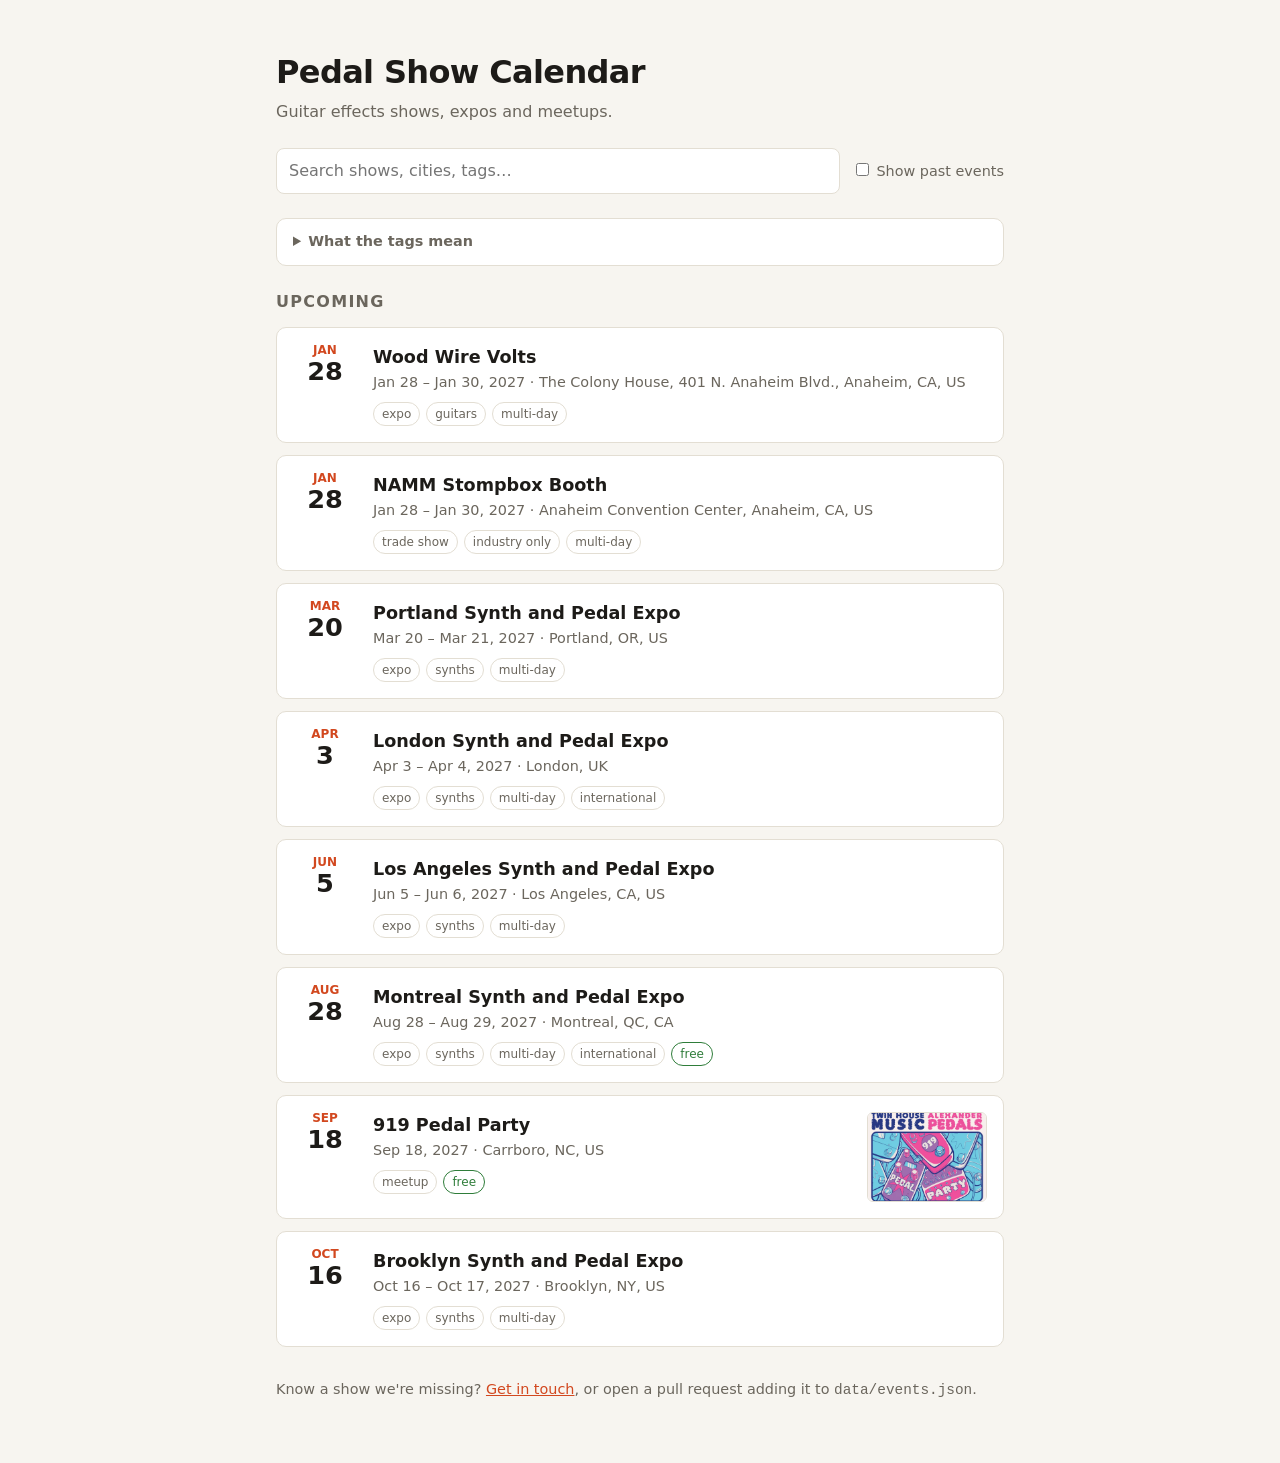
<file: index.html>
<!doctype html>
<html lang="en">
<head>
  <meta charset="utf-8">
  <meta name="viewport" content="width=device-width, initial-scale=1">
  <title>Pedal Show Calendar</title>
  <meta name="description" content="Upcoming guitar effects pedal shows, expos and meetups.">
  <link rel="stylesheet" href="styles.css?v=4">
</head>
<body>
  <header class="site-header">
    <h1>Pedal Show Calendar</h1>
    <p class="tagline">Guitar effects shows, expos and meetups.</p>
  </header>

  <main>
    <div class="controls">
      <input id="search" type="search" placeholder="Search shows, cities, tags…" aria-label="Search shows">
      <label class="toggle">
        <input id="show-past" type="checkbox"> Show past events
      </label>
    </div>

    <details class="legend">
      <summary>What the tags mean</summary>
      <div class="legend-groups">
        <div>
          <h3>Type of event</h3>
          <dl>
            <dt><button type="button" data-tag="expo">expo</button></dt>
            <dd>Larger show that covers more than pedals, such as synths, guitars or amps, with many exhibitors to try gear from.</dd>
            <dt><button type="button" data-tag="meetup">meetup</button></dt>
            <dd>Smaller local get-together of builders and players, often at a bar or brewery.</dd>
            <dt><button type="button" data-tag="shop event">shop event</button></dt>
            <dd>Hosted by a music store, with builder demos on site.</dd>
            <dt><button type="button" data-tag="trade show">trade show</button></dt>
            <dd>Industry event for dealers, press and builders.</dd>
          </dl>
        </div>
        <div>
          <h3>Good to know</h3>
          <dl>
            <dt><button type="button" data-tag="free">free</button></dt>
            <dd>No admission charge. Shows without this tag charge for entry.</dd>
            <dt><button type="button" data-tag="industry only">industry only</button></dt>
            <dd>Not open to the public. You need a trade badge, such as a NAMM badge, to get in.</dd>
            <dt><button type="button" data-tag="synths">synths</button></dt>
            <dd>Synths and modular gear as well as pedals.</dd>
            <dt><button type="button" data-tag="guitars">guitars</button></dt>
            <dd>Guitars and amps as well as pedals.</dd>
            <dt><button type="button" data-tag="workshops">workshops</button></dt>
            <dd>Hands-on sessions, such as DIY builds. Workshops may charge a fee even when the main event is free.</dd>
            <dt><button type="button" data-tag="21+">21+</button></dt>
            <dd>Adults only. Shows without this tag are all ages.</dd>
            <dt><button type="button" data-tag="multi-day">multi-day</button></dt>
            <dd>Runs for more than one day.</dd>
            <dt><button type="button" data-tag="international">international</button></dt>
            <dd>Held outside the US.</dd>
          </dl>
        </div>
      </div>
      <p class="legend-hint">Tap a tag to show only those events.</p>
    </details>

    <section id="upcoming" aria-labelledby="upcoming-heading">
      <h2 id="upcoming-heading">Upcoming</h2>
      <ol class="event-list" id="upcoming-list"></ol>
    </section>

    <section id="past" aria-labelledby="past-heading" hidden>
      <h2 id="past-heading">Past</h2>
      <ol class="event-list" id="past-list"></ol>
    </section>
  </main>

  <footer class="site-footer">
    <p>Know a show we're missing? <a href="contact.html">Get in touch</a>, or open a pull request adding it to <code>data/events.json</code>.</p>
  </footer>

  <script src="app.js?v=4" type="module"></script>
</body>
</html>
</file>
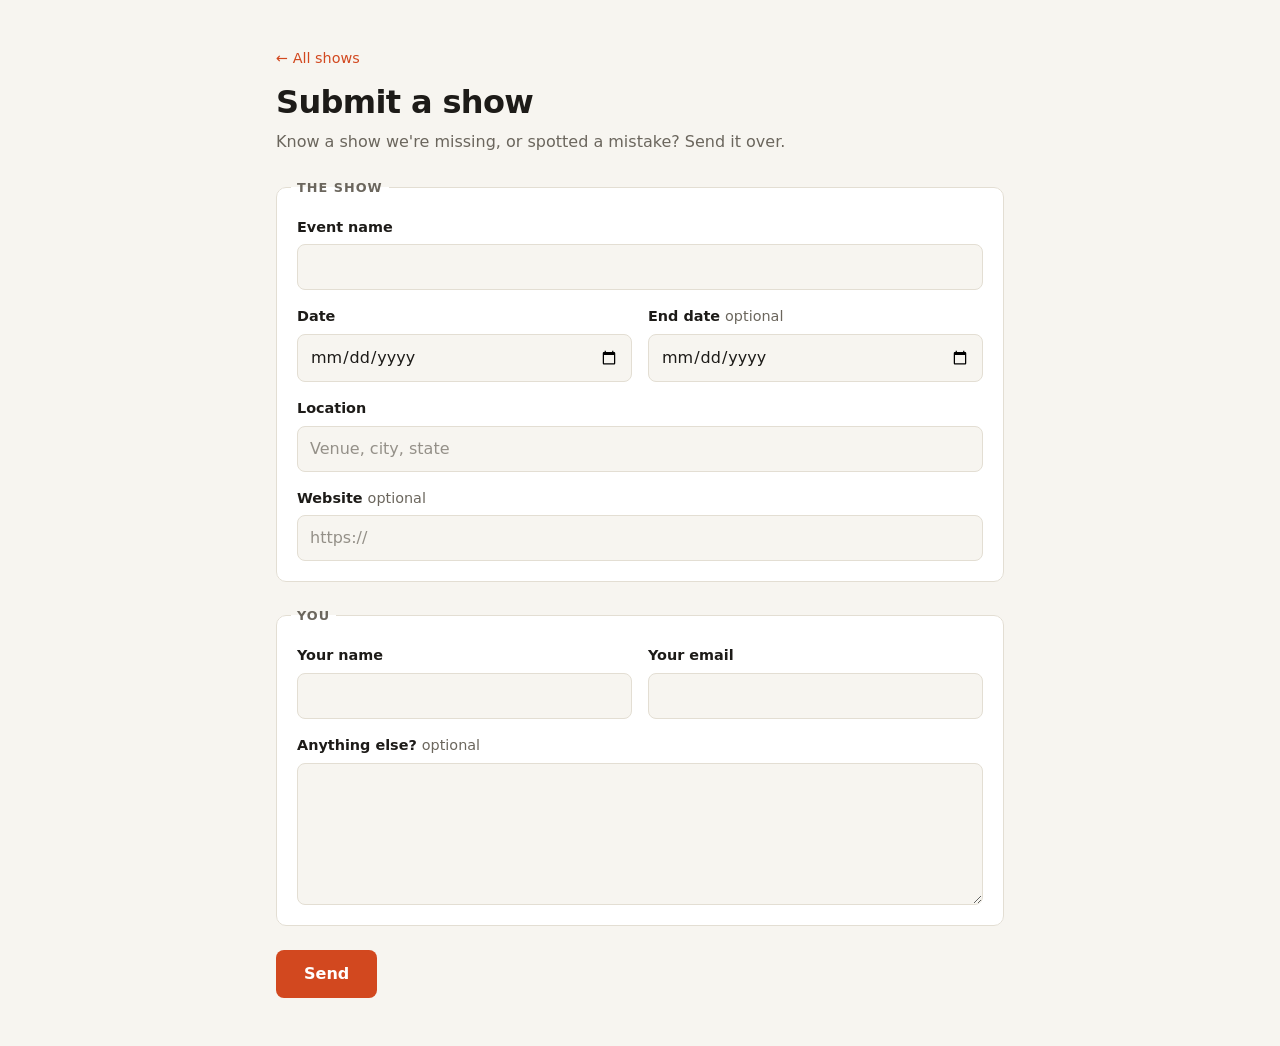
<file: contact.html>
<!doctype html>
<html lang="en">
<head>
  <meta charset="utf-8">
  <meta name="viewport" content="width=device-width, initial-scale=1">
  <title>Submit a Show · Pedal Show Calendar</title>
  <meta name="description" content="Send a pedal show listing or correction to Pedal Show Calendar.">
  <link rel="stylesheet" href="styles.css?v=4">
</head>
<body>
  <header class="site-header">
    <p class="back"><a href="./">← All shows</a></p>
    <h1>Submit a show</h1>
    <p class="tagline">Know a show we're missing, or spotted a mistake? Send it over.</p>
  </header>

  <main>
    <!-- Messages are relayed by FormSubmit (formsubmit.co). Spam is screened by
         FormSubmit's filter plus the honeypot and timing checks in the script below. -->
    <form class="contact-form" id="contact-form" novalidate>
      <!-- Honeypot: hidden from people, bots fill it in and get discarded. -->
      <div class="honeypot" aria-hidden="true">
        <label>Leave this empty <input type="text" name="_honey" tabindex="-1" autocomplete="off"></label>
      </div>

      <fieldset>
        <legend>The show</legend>

        <div class="field">
          <label for="event-name">Event name</label>
          <input id="event-name" name="event_name" type="text" required maxlength="150">
        </div>

        <div class="field-row">
          <div class="field">
            <label for="event-start">Date</label>
            <input id="event-start" name="event_start" type="date" required>
          </div>
          <div class="field">
            <label for="event-end">End date <span class="optional">optional</span></label>
            <input id="event-end" name="event_end" type="date">
          </div>
        </div>

        <div class="field">
          <label for="event-location">Location</label>
          <input id="event-location" name="event_location" type="text" required maxlength="200"
            placeholder="Venue, city, state">
        </div>

        <div class="field">
          <label for="event-url">Website <span class="optional">optional</span></label>
          <input id="event-url" name="event_url" type="url" maxlength="300" placeholder="https://">
        </div>
      </fieldset>

      <fieldset>
        <legend>You</legend>

        <div class="field-row">
          <div class="field">
            <label for="name">Your name</label>
            <input id="name" name="name" type="text" required maxlength="100" autocomplete="name">
          </div>
          <div class="field">
            <label for="email">Your email</label>
            <input id="email" name="email" type="email" required maxlength="200" autocomplete="email">
          </div>
        </div>

        <div class="field">
          <label for="message">Anything else? <span class="optional">optional</span></label>
          <textarea id="message" name="message" rows="5" maxlength="5000"></textarea>
        </div>
      </fieldset>

      <div class="form-actions">
        <button type="submit" id="submit">Send</button>
        <p class="form-status" id="form-status" role="status" aria-live="polite"></p>
      </div>
    </form>
  </main>

  <script>
    const ENDPOINT = "https://formsubmit.co/ajax/ef03be3e642e9558048b4db071c0c7f4";
    const form = document.getElementById("contact-form");
    const status = document.getElementById("form-status");
    const button = document.getElementById("submit");
    const loadedAt = Date.now();

    function setStatus(text, kind) {
      status.textContent = text;
      status.dataset.kind = kind || "";
    }

    form.addEventListener("submit", async (e) => {
      e.preventDefault();

      if (!form.checkValidity()) {
        form.classList.add("show-errors");
        form.querySelector("input:invalid, textarea:invalid").focus();
        setStatus("Please fill in the highlighted fields.", "error");
        return;
      }

      const data = Object.fromEntries(new FormData(form));

      // Bots fill the hidden field or submit instantly; pretend it worked and drop it.
      if (data._honey || Date.now() - loadedAt < 3000) {
        form.reset();
        setStatus("Thanks — your submission was sent.", "ok");
        return;
      }
      delete data._honey;

      data._subject = `Show submission: ${data.event_name}`;
      data._template = "table";
      data._replyto = data.email;

      button.disabled = true;
      setStatus("Sending…");

      try {
        const res = await fetch(ENDPOINT, {
          method: "POST",
          headers: { "Content-Type": "application/json", Accept: "application/json" },
          body: JSON.stringify(data)
        });
        const body = await res.json().catch(() => ({}));
        if (!res.ok || String(body.success) !== "true") {
          throw new Error(body.message || `Server returned ${res.status}`);
        }
        form.reset();
        form.classList.remove("show-errors");
        setStatus("Thanks — your submission was sent.", "ok");
      } catch (err) {
        setStatus(`Couldn't send: ${err.message}`, "error");
      } finally {
        button.disabled = false;
      }
    });
  </script>
</body>
</html>
</file>
<file: styles.css>
:root {
  --bg: #f7f5f0;
  --surface: #ffffff;
  --text: #1d1b18;
  --muted: #6b665d;
  --accent: #d2481f;
  --on-accent: #ffffff;
  --border: #e3ded3;
  --ok: #2f7d3a;
  --error: #c0262d;
}

@media (prefers-color-scheme: dark) {
  :root {
    --bg: #15140f;
    --surface: #1f1d18;
    --text: #f0ece3;
    --muted: #a39d90;
    --accent: #ff7a4d;
    --on-accent: #15140f;
    --ok: #6fcf7f;
    --error: #ff6b6b;
    --border: #34312a;
  }
}

* { box-sizing: border-box; }

body {
  margin: 0;
  background: var(--bg);
  color: var(--text);
  font: 16px/1.5 system-ui, -apple-system, "Segoe UI", sans-serif;
}

.site-header, main, .site-footer {
  max-width: 760px;
  margin: 0 auto;
  padding: 0 16px;
}

.site-header { padding-top: 48px; }
.site-header h1 { margin: 0; font-size: 2rem; letter-spacing: -0.02em; }
.tagline { margin: 4px 0 24px; color: var(--muted); }

.controls {
  display: flex;
  flex-wrap: wrap;
  gap: 12px;
  align-items: center;
  margin-bottom: 24px;
}

#search {
  flex: 1 1 240px;
  padding: 10px 12px;
  border: 1px solid var(--border);
  border-radius: 8px;
  background: var(--surface);
  color: var(--text);
  font: inherit;
}

.toggle { color: var(--muted); font-size: 0.9rem; }

h2 { font-size: 1rem; text-transform: uppercase; letter-spacing: 0.08em; color: var(--muted); }

.event-list { list-style: none; margin: 0 0 32px; padding: 0; display: grid; gap: 12px; }

.event {
  display: grid;
  grid-template-columns: 64px 1fr;
  gap: 16px;
  padding: 16px;
  background: var(--surface);
  border: 1px solid var(--border);
  border-radius: 10px;
}

.event.has-image { grid-template-columns: 64px 1fr 120px; }

.event-image {
  width: 120px;
  height: 90px;
  object-fit: cover;
  border-radius: 6px;
  border: 1px solid var(--border);
  background: var(--bg);
}

@media (max-width: 520px) {
  .event.has-image { grid-template-columns: 64px 1fr; }
  .event-image { grid-column: 1 / -1; grid-row: 1; width: 100%; height: auto; }
}

.event.past { opacity: 0.6; }

.date-badge { text-align: center; line-height: 1.1; }
.date-badge .month { display: block; font-size: 0.75rem; font-weight: 600; color: var(--accent); text-transform: uppercase; }
.date-badge .day { display: block; font-size: 1.6rem; font-weight: 700; }

.event h3 { margin: 0; font-size: 1.1rem; }
.event h3 a { color: inherit; text-decoration: none; }
.event h3 a:hover { color: var(--accent); }
.event .meta { margin: 2px 0 0; color: var(--muted); font-size: 0.9rem; }

.tags { display: flex; flex-wrap: wrap; gap: 6px; margin: 8px 0 0; padding: 0; list-style: none; }
.tags li { font-size: 0.75rem; padding: 2px 8px; border: 1px solid var(--border); border-radius: 999px; color: var(--muted); }

.tags li.free { border-color: var(--ok); color: var(--ok); }

.legend {
  margin-bottom: 24px;
  padding: 12px 16px;
  background: var(--surface);
  border: 1px solid var(--border);
  border-radius: 10px;
}
.legend summary { cursor: pointer; color: var(--muted); font-size: 0.9rem; font-weight: 600; }
.legend-groups { display: grid; grid-template-columns: 1fr 1fr; gap: 24px; margin-top: 12px; }
@media (max-width: 520px) { .legend-groups { grid-template-columns: 1fr; } }
.legend h3 { margin: 0 0 8px; font-size: 0.8rem; text-transform: uppercase; letter-spacing: 0.08em; color: var(--muted); }
.legend dl { margin: 0; display: grid; gap: 4px; }
.legend dd { margin: 0 0 8px; font-size: 0.85rem; }
.legend dt button {
  font: inherit;
  font-size: 0.75rem;
  padding: 2px 8px;
  border: 1px solid var(--border);
  border-radius: 999px;
  background: none;
  color: var(--muted);
  cursor: pointer;
}
.legend dt button:hover { border-color: var(--accent); color: var(--accent); }
.legend dt button[data-tag="free"] { border-color: var(--ok); color: var(--ok); }
.legend-hint { margin: 4px 0 0; font-size: 0.8rem; color: var(--muted); }

.empty { color: var(--muted); }

.site-footer { padding-bottom: 48px; color: var(--muted); font-size: 0.9rem; }
.site-footer a, .back a { color: var(--accent); }
.back { margin: 0 0 8px; font-size: 0.9rem; }
.back a { text-decoration: none; }

.contact-form { display: grid; gap: 24px; margin-bottom: 48px; }

.contact-form fieldset {
  display: grid;
  gap: 16px;
  margin: 0;
  padding: 20px;
  border: 1px solid var(--border);
  border-radius: 10px;
  background: var(--surface);
  min-width: 0;
}

.contact-form legend {
  padding: 0 6px;
  margin-left: -6px;
  font-size: 0.8rem;
  font-weight: 600;
  text-transform: uppercase;
  letter-spacing: 0.08em;
  color: var(--muted);
}

.field { display: grid; gap: 6px; min-width: 0; }
.field label { font-weight: 600; font-size: 0.9rem; }
.optional { font-weight: 400; color: var(--muted); }

.field-row { display: grid; grid-template-columns: 1fr 1fr; gap: 16px; }
@media (max-width: 520px) { .field-row { grid-template-columns: 1fr; } }

/* Strip Safari's native control styling so fields look the same everywhere. */
.contact-form input,
.contact-form textarea {
  -webkit-appearance: none;
  appearance: none;
  width: 100%;
  min-height: 44px;
  padding: 10px 12px;
  border: 1px solid var(--border);
  border-radius: 8px;
  background: var(--bg);
  color: var(--text);
  font: inherit;
  color-scheme: light dark;
}

.contact-form input::placeholder,
.contact-form textarea::placeholder { color: var(--muted); opacity: 0.7; }

.contact-form input:focus,
.contact-form textarea:focus {
  outline: none;
  border-color: var(--accent);
  box-shadow: 0 0 0 3px color-mix(in srgb, var(--accent) 25%, transparent);
}

.contact-form.show-errors input:invalid,
.contact-form.show-errors textarea:invalid { border-color: var(--error); }

.contact-form textarea { resize: vertical; min-height: 120px; }

.form-actions { display: flex; flex-wrap: wrap; align-items: center; gap: 16px; }

.contact-form button {
  -webkit-appearance: none;
  appearance: none;
  padding: 12px 28px;
  border: 0;
  border-radius: 8px;
  background: var(--accent);
  color: var(--on-accent);
  font: inherit;
  font-weight: 600;
  cursor: pointer;
}

.contact-form button:hover { filter: brightness(1.08); }
.contact-form button:disabled { opacity: 0.6; cursor: progress; }

.form-status { margin: 0; color: var(--muted); }
.form-status[data-kind="ok"] { color: var(--ok); }
.form-status[data-kind="error"] { color: var(--error); }

.honeypot { position: absolute; left: -9999px; width: 1px; height: 1px; overflow: hidden; }
</file>
